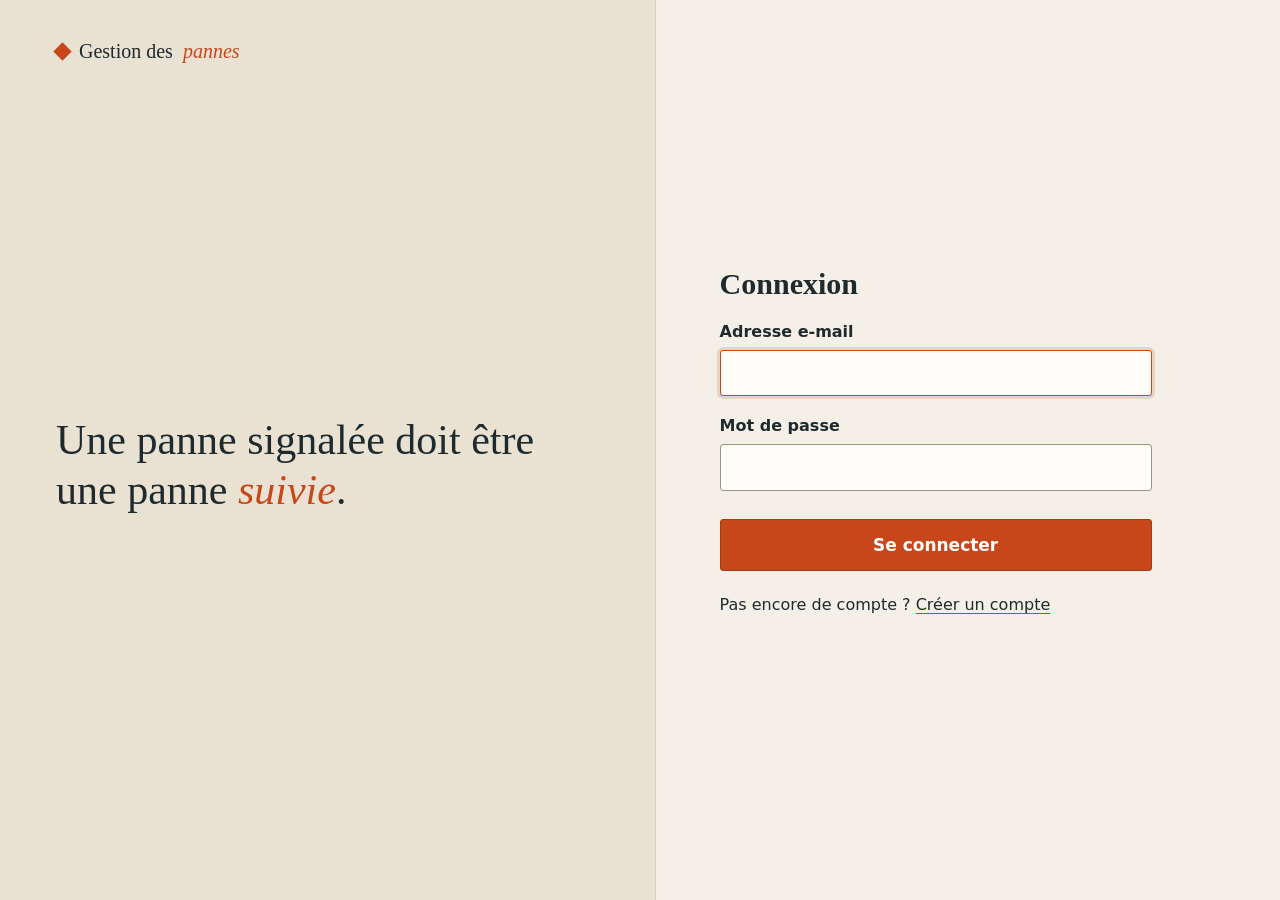
<file: src/main/resources/static/login.html>
<!DOCTYPE html>
<html lang="fr">
<head>
    <meta charset="UTF-8">
    <meta name="viewport" content="width=device-width, initial-scale=1">
    <title>Connexion - Gestion des pannes</title>
    <link rel="stylesheet" href="css/style.css">
</head>
<body>
<div class="login">
    <section class="gauche">
        <div class="nom"><span class="marque"></span>Gestion des <em>pannes</em></div>
        <div class="phrase">
            <blockquote>Une panne signalée doit être une panne <em>suivie</em>.</blockquote>
        </div>
    </section>

    <section class="droite">
        <h1>Connexion</h1>

        <div id="alerte" class="alerte" hidden></div>

        <form id="formulaire" novalidate>
            <div id="champ-email">
                <label for="email">Adresse e-mail</label>
                <input type="email" id="email" autocomplete="username" autofocus>
                <div class="message-champ" id="erreur-email"></div>
            </div>
            <div id="champ-motDePasse">
                <label for="motDePasse">Mot de passe</label>
                <input type="password" id="motDePasse" autocomplete="current-password">
                <div class="message-champ" id="erreur-motDePasse"></div>
            </div>
            <button type="submit">Se connecter</button>
        </form>

        <p class="lien-bas">Pas encore de compte ? <a href="inscription.html">Créer un compte</a></p>
    </section>
</div>

<script src="js/app.js"></script>
<script>
    const formulaire = document.getElementById("formulaire");
    const alerte = document.getElementById("alerte");
    const CHAMPS = ["email", "motDePasse"];

    function effacerErreurs() {
        alerte.hidden = true;
        CHAMPS.forEach(champ => {
            document.getElementById("champ-" + champ).classList.remove("champ-erreur");
            document.getElementById("erreur-" + champ).textContent = "";
        });
    }

    formulaire.addEventListener("submit", async (evenement) => {
        evenement.preventDefault();
        effacerErreurs();

        try {
            await api("/api/auth/login", {
                method: "POST",
                corps: {
                    email: document.getElementById("email").value,
                    motDePasse: document.getElementById("motDePasse").value
                }
            });
            window.location.href = "index.html";
        } catch (e) {
            const erreurs = e.erreurs || {};
            for (const [champ, message] of Object.entries(erreurs)) {
                document.getElementById("champ-" + champ)?.classList.add("champ-erreur");
                const zone = document.getElementById("erreur-" + champ);
                if (zone) zone.textContent = message;
            }
            if (Object.keys(erreurs).length === 0) {
                alerte.textContent = e.message || "Une erreur est survenue.";
                alerte.hidden = false;
            }
        }
    });
</script>
</body>
</html>
</file>
<file: src/main/resources/static/css/style.css>
:root {
    --papier: #f4f0e8;
    --papier-fonce: #ebe5d8;
    --blanc: #fffdf9;
    --encre: #1f2a2e;
    --doux: #3b464a;
    --trait: #d8d1c2;
    --signal: #c8471a;
    --signal-fonce: #a63a14;
    --vert: #2f6b45;
    --ambre: #b7791f;
    --erreur: #a4262c;
    --titres: Georgia, "Times New Roman", serif;
    --texte: "Segoe UI", system-ui, Arial, sans-serif;
}

* { box-sizing: border-box; }

body {
    margin: 0;
    font-family: var(--texte);
    font-size: 16px;
    line-height: 1.55;
    color: var(--encre);
    background: var(--papier);
}

a { color: var(--encre); text-decoration-color: var(--signal); text-underline-offset: 3px; }
a:hover { color: var(--signal-fonce); }


.nom { font-family: var(--titres); font-size: 20px; display: flex; align-items: center; gap: 10px; }
.nom em { color: inherit; font-style: italic; }
.marque {
    width: 13px; height: 13px;
    background: var(--signal);
    transform: rotate(45deg);
    flex-shrink: 0;
}


.barre-haut {
    background: #e9e2d3;
    color: var(--encre);
    height: 58px;
    padding: 0 26px;
    display: flex;
    align-items: center;
    justify-content: space-between;
    border-bottom: 1px solid var(--trait);
}
.barre-haut .nom em { color: var(--signal); }
.barre-haut .compte { font-size: 15px; }
.barre-haut .compte .role { color: inherit; }
.barre-haut .compte button {
    background: transparent;
    border: 1px solid var(--encre);
    color: var(--encre);
    padding: 4px 12px;
    margin-left: 14px;
    border-radius: 3px;
    font: inherit;
    font-size: 14px;
    cursor: pointer;
}
.barre-haut .compte button:hover { background: var(--encre); color: var(--papier); }


.conteneur { display: flex; min-height: calc(100vh - 58px); }

.menu {
    width: 240px;
    flex-shrink: 0;
    padding: 30px 0;
    border-right: 1px solid var(--trait);
}
.menu a {
    display: block;
    padding: 11px 26px;
    font-size: 17px;
    text-decoration: none;
    border-left: 4px solid transparent;
}
.menu a:hover { background: var(--papier-fonce); color: var(--encre); }
.menu a.actif {
    border-left-color: var(--signal);
    background: var(--papier-fonce);
    font-weight: 600;
}

main.contenu { flex: 1; padding: 34px 48px; max-width: 1020px; }

h1 {
    font-family: var(--titres);
    font-size: 30px;
    font-weight: 700;
    line-height: 1.2;
    margin: 0 0 6px;
}
h2 { font-family: var(--titres); font-size: 20px; margin: 28px 0 8px; }
.sous-titre { margin: 0 0 26px; color: var(--doux); font-size: 17px; max-width: 56ch; }


label { display: block; margin: 18px 0 5px; font-weight: 600; }

input, select, textarea {
    width: 100%;
    padding: 10px 12px;
    border: 1.5px solid #9b9480;
    border-radius: 3px;
    background: var(--blanc);
    font: inherit;
    color: var(--encre);
}
input:focus, select:focus, textarea:focus {
    outline: none;
    border-color: var(--signal);
    box-shadow: 0 0 0 3px rgba(200, 71, 26, .18);
}
.champ-erreur input, .champ-erreur select, .champ-erreur textarea { border-color: var(--erreur); }
.message-champ { color: var(--erreur); font-size: 14px; margin-top: 4px; }

button, .bouton {
    display: inline-block;
    background: var(--signal);
    color: #fff;
    border: 1.5px solid var(--signal-fonce);
    border-radius: 3px;
    padding: 10px 22px;
    font: inherit;
    font-weight: 600;
    cursor: pointer;
    text-decoration: none;
}
button:hover, .bouton:hover { background: var(--signal-fonce); color: #fff; }
.bouton.secondaire, button.secondaire {
    background: transparent;
    color: var(--encre);
    border-color: var(--encre);
}
.bouton.secondaire:hover, button.secondaire:hover { background: var(--encre); color: var(--papier); }

.alerte {
    background: var(--blanc);
    border: 1px solid var(--trait);
    border-left: 5px solid var(--erreur);
    padding: 11px 16px;
    margin: 16px 0;
}
.alerte.succes { border-left-color: var(--vert); }


table { width: 100%; border-collapse: collapse; background: var(--blanc); }
th, td { padding: 11px 14px; border-bottom: 1px solid var(--trait); text-align: left; }
th {
    font-size: 13px;
    text-transform: uppercase;
    letter-spacing: .06em;
    color: var(--doux);
    background: var(--papier-fonce);
    border-bottom: 2px solid #c9c1ae;
}
tbody tr:hover { background: #faf6ee; }


.statut::before {
    content: "";
    display: inline-block;
    width: 9px; height: 9px;
    border-radius: 50%;
    margin-right: 8px;
    background: var(--doux);
}
.statut-new::before { background: var(--signal); }
.statut-in-progress::before { background: var(--ambre); }
.statut-done::before { background: var(--vert); }


.actions { border-top: 1px solid var(--trait); max-width: 640px; margin-top: 24px; }
.actions a {
    display: flex;
    justify-content: space-between;
    align-items: center;
    gap: 20px;
    padding: 20px 4px;
    border-bottom: 1px solid var(--trait);
    text-decoration: none;
}
.actions a strong { font-family: var(--titres); font-size: 21px; font-weight: 700; }
.actions a::after { content: "\2192"; color: var(--signal); font-size: 22px; transition: transform .15s; }
.actions a:hover { background: var(--papier-fonce); }
.actions a:hover::after { transform: translateX(5px); }


.login { display: grid; grid-template-columns: 1.05fr 1fr; min-height: 100vh; }


.login .gauche {
    background: #e9e2d3;
    color: var(--encre);
    padding: 36px 56px;
    display: flex;
    flex-direction: column;
    border-right: 1px solid var(--trait);
}
.login .gauche .nom em { color: var(--signal); }
.login .gauche .phrase { margin: auto 0; }
.login .gauche blockquote {
    margin: 0;
    font-family: var(--titres);
    font-size: 42px;
    line-height: 1.18;
    max-width: 14em;
}
.login .gauche blockquote em { color: var(--signal); }

.login .droite { padding: 80px 64px; max-width: 560px; align-self: center; width: 100%; }
.login .droite h1 { margin-bottom: 14px; }
.login .droite button[type=submit] { margin-top: 24px; width: 100%; padding: 12px; font-size: 17px; }

@media (max-width: 860px) {
    .login { grid-template-columns: 1fr; }
    .login .gauche { padding: 24px 28px 34px; gap: 40px; }
    .login .gauche blockquote { font-size: 30px; }
    .login .droite { padding: 34px 28px; }
    .menu { width: 180px; }
    main.contenu { padding: 24px; }
}


.formulaire-page { max-width: 640px; }
.formulaire-page textarea { min-height: 140px; resize: vertical; }
.deux-colonnes { display: grid; grid-template-columns: 1fr 1fr; gap: 22px; }
.boutons { margin-top: 28px; display: flex; align-items: center; gap: 12px; }


.filtres {
    display: grid;
    grid-template-columns: repeat(4, 1fr);
    gap: 14px;
    align-items: end;
    margin: 22px 0 18px;
}
.filtres label { margin: 0 0 4px; }
.filtres .boutons { margin: 0; }
.filtres .large { grid-column: span 2; }
.resultat { margin: 0 0 10px; font-weight: 600; }
.tableau { overflow-x: auto; }
.tableau a { font-weight: 600; }
.priorite-haute { color: var(--signal-fonce); font-weight: 600; }
.vide { padding: 22px 4px; }

@media (max-width: 980px) {
    .filtres { grid-template-columns: 1fr 1fr; }
}

.retour { margin: 0 0 14px; }
.infos {
    display: grid;
    grid-template-columns: 150px 1fr;
    gap: 8px 20px;
    margin: 18px 0 6px;
}
.infos dt { font-weight: 600; }
.infos dd { margin: 0; }
.description { white-space: pre-wrap; max-width: 62ch; margin: 0; }

.zone-action { border-top: 1px solid var(--trait); margin-top: 30px; padding-top: 4px; max-width: 520px; }
.zone-action textarea { min-height: 90px; resize: vertical; }
.zone-action button { margin-top: 14px; }

.historique {
    list-style: none;
    margin: 12px 0 0 6px;
    padding: 0;
    border-left: 2px solid var(--trait);
}
.historique li { position: relative; padding: 0 0 18px 20px; }
.historique li::before {
    content: "";
    position: absolute;
    left: -7px; top: 7px;
    width: 12px; height: 12px;
    background: var(--signal);
    transform: rotate(45deg);
}
.historique .quand { font-size: 14px; }
.historique .quoi { font-weight: 600; }
.historique .commentaire { margin: 4px 0 0; white-space: pre-wrap; }

[hidden] { display: none !important; }

.confirmation {
    border-left: 4px solid var(--signal);
    background: var(--blanc);
    padding: 12px 16px;
    margin-top: 14px;
}
.confirmation p { margin: 0 0 12px; font-weight: 600; }
.confirmation button { margin: 0 10px 0 0; }


.rangee { display: flex; gap: 12px; align-items: center; margin-top: 14px; }
.rangee button, .rangee .bouton { margin: 0; }

button.danger, .danger { background: var(--erreur); border-color: #7d1c21; color: #fff; }
button.danger:hover, .danger:hover { background: #7d1c21; }

.avatar-petit {
    display: inline-flex;
    align-items: center;
    justify-content: center;
    width: 32px;
    height: 32px;
    margin-right: 9px;
    border-radius: 50%;
    object-fit: cover;
    vertical-align: middle;
    background: #d2c7ae;
    color: var(--encre);
    font-size: 13px;
    font-weight: 600;
}
.barre-haut .compte a { color: inherit; text-decoration: none; }
.barre-haut .compte a:hover { text-decoration: underline; }

.profil { display: flex; gap: 44px; align-items: flex-start; flex-wrap: wrap; margin-top: 22px; }
.profil-photo { display: flex; flex-direction: column; align-items: center; gap: 14px; }
.profil-corps { flex: 1; min-width: 300px; max-width: 520px; }
.profil-corps .infos { margin-top: 0; }
.profil-corps #vue > button { margin-top: 18px; }
.profil-mdp { margin-top: 34px; }

.avatar {
    display: flex;
    align-items: center;
    justify-content: center;
    width: 132px;
    height: 132px;
    border-radius: 50%;
    object-fit: cover;
    background: var(--papier-fonce);
    border: 1px solid var(--trait);
    font-family: var(--titres);
    font-size: 46px;
}

.avertissement {
    border-left: 5px solid var(--erreur);
    background: var(--blanc);
    color: var(--erreur);
    font-weight: 600;
    padding: 12px 16px;
    margin: 6px 0 14px;
    max-width: 62ch;
}
.lien-bas { margin-top: 22px; }
.tableau td button { padding: 5px 12px; font-size: 14px; margin: 0 6px 4px 0; }
</file>
